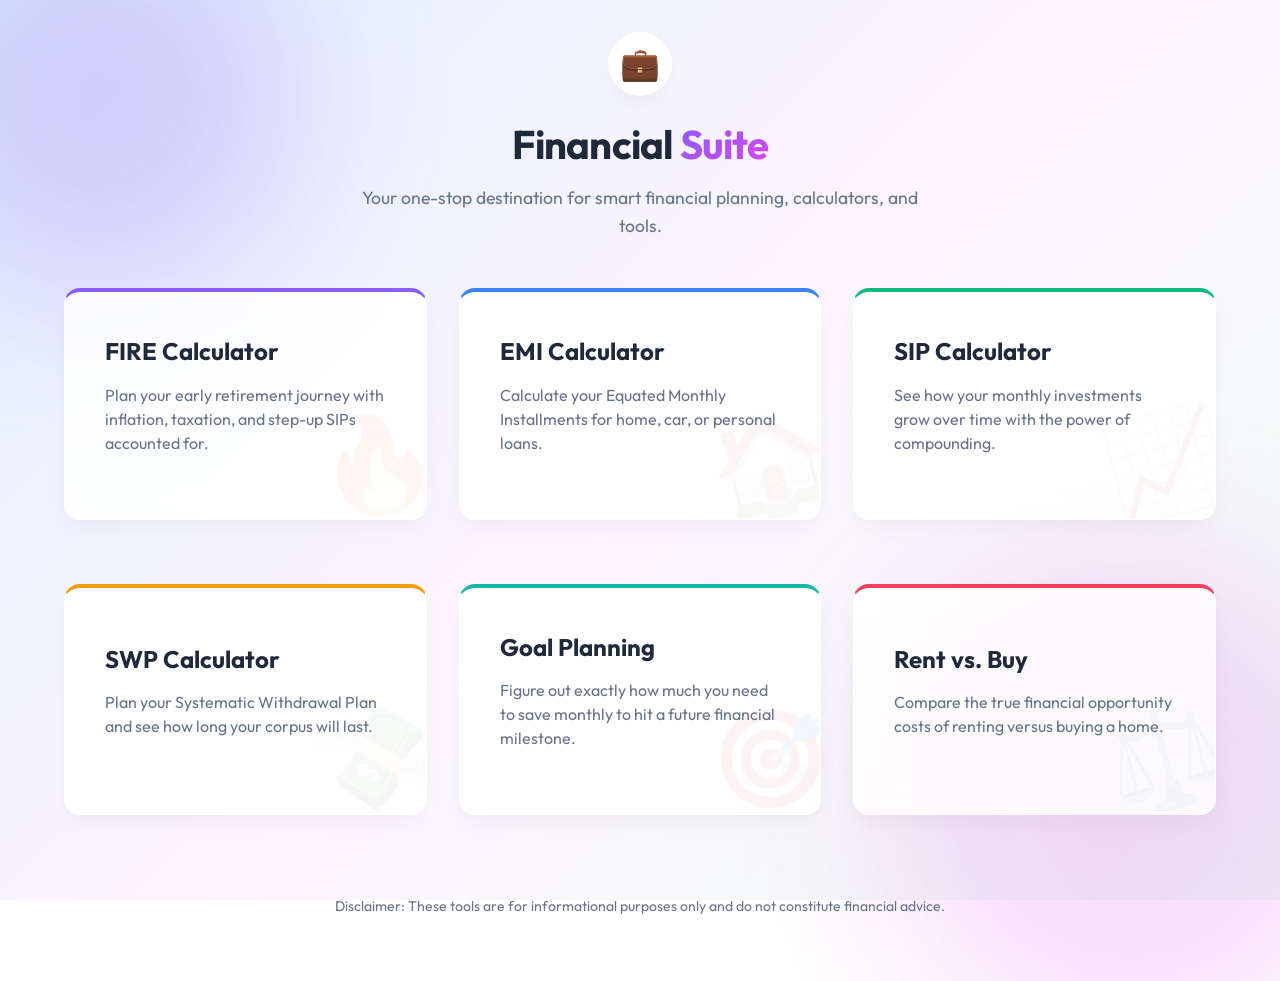
<file: index.html>
<!DOCTYPE html>
<html lang="en">
<head>
    <meta charset="UTF-8">
    <meta name="viewport" content="width=device-width, initial-scale=1.0">
    <title>Financial Planning Suite</title>
    <meta name="description" content="A comprehensive suite of financial calculators including FIRE, EMI, SIP, and SWP.">
    <link rel="preconnect" href="https://fonts.googleapis.com">
    <link rel="preconnect" href="https://fonts.gstatic.com" crossorigin>
    <link href="https://fonts.googleapis.com/css2?family=Outfit:wght@300;400;500;600;700&display=swap" rel="stylesheet">
    <link rel="stylesheet" href="styles.css">
</head>
<body>
    <div class="bg-shape shape-1"></div>
    <div class="bg-shape shape-2"></div>
    
    <main class="container dashboard-container">
        <header class="app-header">
            <div class="icon-wrap">
                <span class="icon">💼</span>
            </div>
            <h1>Financial <span class="highlight">Suite</span></h1>
            <p>Your one-stop destination for smart financial planning, calculators, and tools.</p>
        </header>

        <section class="dashboard-grid">
            <a href="fire.html" class="dashboard-card glass-panel">
                <div class="card-icon-bg">🔥</div>
                <div class="card-content">
                    <h3>FIRE Calculator</h3>
                    <p>Plan your early retirement journey with inflation, taxation, and step-up SIPs accounted for.</p>
                </div>
                <div class="card-arrow">➔</div>
            </a>

            <a href="emi.html" class="dashboard-card glass-panel">
                <div class="card-icon-bg">🏠</div>
                <div class="card-content">
                    <h3>EMI Calculator</h3>
                    <p>Calculate your Equated Monthly Installments for home, car, or personal loans.</p>
                </div>
                <div class="card-arrow">➔</div>
            </a>

            <a href="sip.html" class="dashboard-card glass-panel">
                <div class="card-icon-bg">📈</div>
                <div class="card-content">
                    <h3>SIP Calculator</h3>
                    <p>See how your monthly investments grow over time with the power of compounding.</p>
                </div>
                <div class="card-arrow">➔</div>
            </a>

            <a href="swp.html" class="dashboard-card glass-panel">
                <div class="card-icon-bg">💸</div>
                <div class="card-content">
                    <h3>SWP Calculator</h3>
                    <p>Plan your Systematic Withdrawal Plan and see how long your corpus will last.</p>
                </div>
                <div class="card-arrow">➔</div>
            </a>

            <a href="goal.html" class="dashboard-card glass-panel">
                <div class="card-icon-bg">🎯</div>
                <div class="card-content">
                    <h3>Goal Planning</h3>
                    <p>Figure out exactly how much you need to save monthly to hit a future financial milestone.</p>
                </div>
                <div class="card-arrow">➔</div>
            </a>

            <a href="rent-vs-buy.html" class="dashboard-card glass-panel">
                <div class="card-icon-bg">⚖️</div>
                <div class="card-content">
                    <h3>Rent vs. Buy</h3>
                    <p>Compare the true financial opportunity costs of renting versus buying a home.</p>
                </div>
                <div class="card-arrow">➔</div>
            </a>
        </section>
        
        <footer>
            <p>Disclaimer: These tools are for informational purposes only and do not constitute financial advice.</p>
        </footer>
    </main>
</body>
</html>
</file>
<file: styles.css>
:root {
    /* Light Mode, Vibrant Theme Colors */
    --bg-color: #f0fdf4;
    --bg-gradient: linear-gradient(135deg, #e0f2fe 0%, #fdf4ff 50%, #f0fdf4 100%);
    --card-bg: rgba(255, 255, 255, 0.85);
    --card-border: rgba(255, 255, 255, 0.5);
    
    --primary-text: #1e293b;
    --secondary-text: #64748b;
    --accent-color: #8b5cf6; /* Vibrant Purple */
    --accent-hover: #7c3aed;
    --accent-gradient: linear-gradient(135deg, #8b5cf6 0%, #d946ef 100%);
    
    --input-bg: rgba(255, 255, 255, 0.9);
    --input-border: #cbd5e1;
    --input-focus: #8b5cf6;
    
    --success-bg: #dcfce7;
    --success-text: #166534;
    --warning-bg: #fef9c3;
    --warning-text: #854d0e;
    
    --shadow-soft: 0 10px 25px -5px rgba(0, 0, 0, 0.05), 0 8px 10px -6px rgba(0, 0, 0, 0.01);
    --shadow-hover: 0 20px 25px -5px rgba(0, 0, 0, 0.1), 0 10px 10px -5px rgba(0, 0, 0, 0.04);
    --shadow-inner: inset 0 2px 4px 0 rgba(0, 0, 0, 0.03);
    
    --border-radius: 16px;
    --border-radius-sm: 8px;
    
    --transition: all 0.3s cubic-bezier(0.4, 0, 0.2, 1);
}

* {
    margin: 0;
    padding: 0;
    box-sizing: border-box;
}

body {
    font-family: 'Outfit', sans-serif;
    background: var(--bg-gradient);
    background-attachment: fixed;
    color: var(--primary-text);
    line-height: 1.6;
    min-height: 100vh;
    position: relative;
    overflow-x: hidden;
}

/* Background Shapes for extra vibrancy */
.bg-shape {
    position: fixed;
    border-radius: 50%;
    filter: blur(80px);
    z-index: -1;
    opacity: 0.6;
    animation: float 20s infinite ease-in-out alternate;
}

.shape-1 {
    width: 400px;
    height: 400px;
    background: rgba(139, 92, 246, 0.4);
    top: -100px;
    left: -100px;
}

.shape-2 {
    width: 500px;
    height: 500px;
    background: rgba(217, 70, 239, 0.3);
    bottom: -150px;
    right: -100px;
    animation-delay: -10s;
}

@keyframes float {
    0% { transform: translate(0, 0) scale(1); }
    100% { transform: translate(50px, 50px) scale(1.1); }
}

.container {
    max-width: 900px;
    margin: 0 auto;
    padding: 2rem 1.5rem;
}

/* Typography & Header */
.app-header {
    text-align: center;
    margin-bottom: 3rem;
}

.icon-wrap {
    display: inline-flex;
    justify-content: center;
    align-items: center;
    width: 64px;
    height: 64px;
    background: white;
    border-radius: 50%;
    box-shadow: var(--shadow-soft);
    margin-bottom: 1rem;
}

.icon {
    font-size: 2rem;
}

h1 {
    font-size: 2.5rem;
    font-weight: 700;
    letter-spacing: -0.02em;
    margin-bottom: 0.5rem;
    color: var(--primary-text);
}

.highlight {
    background: var(--accent-gradient);
    -webkit-background-clip: text;
    -webkit-text-fill-color: transparent;
}

.app-header p {
    color: var(--secondary-text);
    font-size: 1.1rem;
    max-width: 600px;
    margin: 0 auto;
}

/* Cards (Glassmorphism) */
.glass-panel {
    background: var(--card-bg);
    backdrop-filter: blur(12px);
    -webkit-backdrop-filter: blur(12px);
    border: 1px solid var(--card-border);
    border-radius: var(--border-radius);
    box-shadow: var(--shadow-soft);
    margin-bottom: 2rem;
    padding: 2rem;
    transition: var(--transition);
}

.glass-panel:hover {
    box-shadow: var(--shadow-hover);
    transform: translateY(-2px);
}

.card-header {
    margin-bottom: 2rem;
    padding-bottom: 1rem;
    border-bottom: 1px solid rgba(0,0,0,0.05);
}

.card-header h2 {
    font-size: 1.5rem;
    font-weight: 600;
    display: flex;
    align-items: center;
    gap: 0.5rem;
}

.icon-small {
    font-size: 1.25rem;
}

/* Inputs Grid */
.inputs-grid {
    display: grid;
    grid-template-columns: repeat(auto-fit, minmax(280px, 1fr));
    gap: 1.5rem;
}

.input-group {
    display: flex;
    flex-direction: column;
    gap: 0.5rem;
}

.full-width {
    grid-column: 1 / -1;
}

label {
    font-weight: 500;
    font-size: 0.95rem;
    color: var(--primary-text);
}

.hint {
    font-size: 0.75rem;
    color: var(--secondary-text);
    font-weight: 400;
}

input[type="number"], select {
    width: 100%;
    padding: 0.875rem 1rem;
    font-family: inherit;
    font-size: 1rem;
    font-weight: 500;
    color: var(--primary-text);
    background: var(--input-bg);
    border: 1px solid var(--input-border);
    border-radius: var(--border-radius-sm);
    box-shadow: var(--shadow-inner);
    transition: var(--transition);
    outline: none;
}

input[type="number"]:focus, select:focus {
    border-color: var(--input-focus);
    box-shadow: 0 0 0 3px rgba(139, 92, 246, 0.2);
}

/* Remove Arrows from Number Inputs */
input[type=number]::-webkit-inner-spin-button, 
input[type=number]::-webkit-outer-spin-button { 
  -webkit-appearance: none; 
  margin: 0; 
}
input[type=number] {
    -moz-appearance: textfield;
}

/* Dynamic Displays */
.dynamic-displays {
    grid-column: 1 / -1;
    display: grid;
    grid-template-columns: repeat(auto-fit, minmax(200px, 1fr));
    gap: 1rem;
    margin: 1rem 0;
}

.display-box {
    background: rgba(0,0,0,0.02);
    border-radius: var(--border-radius-sm);
    padding: 1rem;
    display: flex;
    flex-direction: column;
    gap: 0.25rem;
    border: 1px dashed #cbd5e1;
}

.display-box .label {
    font-size: 0.75rem;
    text-transform: uppercase;
    letter-spacing: 0.05em;
    font-weight: 600;
    color: var(--secondary-text);
}

.display-box .value {
    font-size: 1.125rem;
    font-weight: 700;
    color: var(--primary-text);
}

/* Button */
.btn-calculate {
    grid-column: 1 / -1;
    background: var(--accent-gradient);
    color: white;
    font-family: inherit;
    font-size: 1.125rem;
    font-weight: 600;
    padding: 1rem;
    border: none;
    border-radius: var(--border-radius-sm);
    cursor: pointer;
    transition: var(--transition);
    box-shadow: 0 4px 15px rgba(0, 0, 0, 0.1);
    margin-top: 1rem;
    position: relative;
    overflow: hidden;
}

.btn-calculate::after {
    content: '';
    position: absolute;
    top: 0;
    left: -100%;
    width: 100%;
    height: 100%;
    background: linear-gradient(to right, rgba(255,255,255,0) 0%, rgba(255,255,255,0.3) 50%, rgba(255,255,255,0) 100%);
    transform: skewX(-20deg);
    transition: all 0.7s ease;
}

@keyframes pulseScale {
    0% { transform: scale(1); }
    50% { transform: scale(1.02); box-shadow: 0 8px 25px rgba(0, 0, 0, 0.2); }
    100% { transform: scale(1); }
}

.btn-calculate:hover {
    animation: pulseScale 1.5s infinite;
}

.btn-calculate:hover::after {
    left: 100%;
    transition: all 0.7s ease;
}

.btn-calculate:active {
    transform: translateY(0) scale(0.98);
}

/* Info Panel */
.info-panel {
    grid-column: 1 / -1;
    margin-top: 2rem;
    padding: 1.5rem;
    background: var(--warning-bg);
    border-radius: var(--border-radius-sm);
    color: var(--warning-text);
    font-size: 0.9rem;
}

.info-panel h3 {
    font-size: 1rem;
    margin-bottom: 0.5rem;
}

.info-panel ol {
    padding-left: 1.5rem;
}

.info-panel li {
    margin-bottom: 0.25rem;
}

/* Results Section */
.results-card {
    border-top: 4px solid var(--accent-color);
}

.hidden {
    display: none !important;
}

.results-grid {
    display: grid;
    grid-template-columns: repeat(auto-fit, minmax(300px, 1fr));
    gap: 1.5rem;
}

.result-box {
    padding: 2rem;
    border-radius: var(--border-radius);
    display: flex;
    flex-direction: column;
    align-items: center;
    text-align: center;
    position: relative;
    overflow: hidden;
}

.result-box .icon-bg {
    font-size: 3rem;
    opacity: 0.1;
    position: absolute;
    right: -10px;
    bottom: -10px;
    transform: rotate(-15deg);
}

.primary-result {
    background: var(--accent-gradient);
    color: white;
    box-shadow: 0 10px 25px rgba(139, 92, 246, 0.2);
    animation: popIn 0.5s cubic-bezier(0.16, 1, 0.3, 1) forwards;
    animation-delay: 0.2s;
    opacity: 0;
    transform: scale(0.9);
}

@keyframes popIn {
    0% { transform: scale(0.9); opacity: 0; }
    70% { transform: scale(1.05); opacity: 1; }
    100% { transform: scale(1); opacity: 1; }
}

.secondary-result {
    background: var(--success-bg);
    color: var(--success-text);
    border: 1px solid rgba(22, 101, 52, 0.1);
}

.result-label {
    font-size: 1rem;
    font-weight: 500;
    margin-bottom: 0.5rem;
    z-index: 1;
}

.primary-result .result-label {
    color: rgba(255, 255, 255, 0.9);
}

.result-value {
    font-size: 2.5rem;
    font-weight: 700;
    z-index: 1;
}

/* FAQ */
.faq-list {
    display: flex;
    flex-direction: column;
    gap: 1.5rem;
}

.faq-item {
    padding-bottom: 1.5rem;
    border-bottom: 1px solid rgba(0,0,0,0.05);
}

.faq-item:last-child {
    border-bottom: none;
    padding-bottom: 0;
}

.question {
    font-weight: 600;
    margin-bottom: 0.5rem;
    display: flex;
    align-items: center;
    gap: 0.5rem;
}

.q-icon {
    display: inline-flex;
    justify-content: center;
    align-items: center;
    width: 24px;
    height: 24px;
    background: var(--accent-color);
    color: white;
    border-radius: 50%;
    font-size: 0.75rem;
    font-weight: bold;
}

.answer {
    color: var(--secondary-text);
    padding-left: 2rem;
    font-size: 0.95rem;
}

/* Footer */
footer {
    text-align: center;
    margin-top: 3rem;
    padding-bottom: 2rem;
}

footer p {
    color: var(--secondary-text);
    font-size: 0.875rem;
}

/* Animation for Results */
@keyframes slideDownFade {
    from {
        opacity: 0;
        transform: translateY(-20px);
    }
    to {
        opacity: 1;
        transform: translateY(0);
    }
}

.results-card:not(.hidden) {
    animation: slideDownFade 0.5s cubic-bezier(0.4, 0, 0.2, 1) forwards;
}


/* Advanced Results */
.advanced-results {
    margin-top: 2rem;
    display: flex;
    flex-direction: column;
    gap: 1rem;
}

.premium-details {
    background: rgba(255, 255, 255, 0.5);
    border: 1px solid var(--card-border);
    border-radius: var(--border-radius-sm);
    overflow: hidden;
    transition: var(--transition);
}

.premium-details:hover {
    background: rgba(255, 255, 255, 0.8);
}

.premium-details summary {
    padding: 1rem 1.5rem;
    font-weight: 600;
    cursor: pointer;
    list-style: none;
    display: flex;
    justify-content: space-between;
    align-items: center;
    color: var(--primary-text);
    outline: none;
}

.premium-details summary::-webkit-details-marker {
    display: none;
}

.premium-details summary::after {
    content: '+';
    font-size: 1.25rem;
    color: var(--accent-color);
    transition: transform 0.3s ease;
}

.premium-details[open] summary::after {
    transform: rotate(45deg);
}

.premium-details[open] summary {
    border-bottom: 1px solid rgba(0,0,0,0.05);
}

.chart-container {
    padding: 1.5rem;
    background: white;
    height: 400px;
    width: 100%;
}

.table-container {
    padding: 1.5rem;
    background: white;
    overflow-x: auto;
}

.schedule-table {
    width: 100%;
    border-collapse: collapse;
    font-size: 0.9rem;
    text-align: right;
}

.schedule-table th, .schedule-table td {
    padding: 0.75rem;
    border-bottom: 1px solid #e2e8f0;
}

.schedule-table th {
    background: #f8fafc;
    font-weight: 600;
    color: var(--secondary-text);
    position: sticky;
    top: 0;
}

.schedule-table th:first-child, .schedule-table td:first-child {
    text-align: center;
    font-weight: 600;
}

.schedule-table tbody tr:hover {
    background: #f1f5f9;
}

/* Dashboard & Navigation Styles */
.top-nav {
    margin-bottom: 2rem;
}

.nav-btn {
    display: inline-flex;
    align-items: center;
    padding: 0.75rem 1.25rem;
    background: rgba(255, 255, 255, 0.7);
    backdrop-filter: blur(8px);
    border: 1px solid var(--card-border);
    border-radius: 50px;
    color: var(--primary-text);
    text-decoration: none;
    font-weight: 600;
    font-size: 0.95rem;
    transition: var(--transition);
    box-shadow: 0 4px 6px -1px rgba(0, 0, 0, 0.05);
}

.nav-btn:hover {
    background: white;
    transform: translateY(-2px);
    box-shadow: 0 10px 15px -3px rgba(0, 0, 0, 0.1);
    color: var(--accent-hover);
}

.dashboard-container {
    max-width: 1200px;
}

.dashboard-grid {
    display: grid;
    grid-template-columns: repeat(3, 1fr);
    gap: 2rem;
    margin-bottom: 3rem;
}

@keyframes fadeInUp {
    from { opacity: 0; transform: translateY(30px); }
    to { opacity: 1; transform: translateY(0); }
}

.dashboard-card {
    text-decoration: none;
    color: inherit;
    display: flex;
    flex-direction: column;
    justify-content: center;
    position: relative;
    padding: 2.5rem;
    border-top: 4px solid var(--accent-color);
    overflow: hidden;
    min-height: 220px;
    opacity: 0;
    animation: fadeInUp 0.6s cubic-bezier(0.16, 1, 0.3, 1) forwards;
}

.dashboard-card .card-icon-bg {
    font-size: 6rem;
    position: absolute;
    right: -10px;
    bottom: -20px;
    opacity: 0.05;
    transform: rotate(-15deg);
    transition: var(--transition);
}

.dashboard-card:hover .card-icon-bg {
    transform: rotate(0deg) scale(1.1);
    opacity: 0.1;
}

.card-content h3 {
    font-size: 1.5rem;
    font-weight: 700;
    margin-bottom: 0.75rem;
    color: var(--primary-text);
}

.card-content p {
    color: var(--secondary-text);
    font-size: 1rem;
    line-height: 1.5;
    margin-bottom: 1.5rem;
    z-index: 1;
    position: relative;
}

.card-arrow {
    position: absolute;
    bottom: 2rem;
    right: 2.5rem;
    width: 40px;
    height: 40px;
    background: var(--accent-gradient);
    color: white;
    border-radius: 50%;
    display: flex;
    align-items: center;
    justify-content: center;
    font-size: 1.25rem;
    font-weight: bold;
    opacity: 0;
    transform: translateX(-10px);
    transition: var(--transition);
}

.dashboard-card:hover .card-arrow {
    opacity: 1;
    transform: translateX(0);
}

.dashboard-card:nth-child(1) { animation-delay: 0.1s; }

.dashboard-card:nth-child(2) { border-top-color: #3b82f6; animation-delay: 0.2s; }
.dashboard-card:nth-child(2) .card-arrow { background: linear-gradient(135deg, #3b82f6 0%, #0ea5e9 100%); }

.dashboard-card:nth-child(3) { border-top-color: #10b981; animation-delay: 0.3s; }
.dashboard-card:nth-child(3) .card-arrow { background: linear-gradient(135deg, #10b981 0%, #059669 100%); }

.dashboard-card:nth-child(4) { border-top-color: #f59e0b; animation-delay: 0.4s; }
.dashboard-card:nth-child(4) .card-arrow { background: linear-gradient(135deg, #f59e0b 0%, #d97706 100%); }

.dashboard-card:nth-child(5) { border-top-color: #14b8a6; animation-delay: 0.5s; }
.dashboard-card:nth-child(5) .card-arrow { background: linear-gradient(135deg, #14b8a6 0%, #0d9488 100%); }

.dashboard-card:nth-child(6) { border-top-color: #f43f5e; animation-delay: 0.6s; }
.dashboard-card:nth-child(6) .card-arrow { background: linear-gradient(135deg, #f43f5e 0%, #e11d48 100%); }


/* Responsive - Tablet (max-width: 1024px) */
@media (max-width: 1024px) {
    .container {
        padding: 1.5rem 1rem;
    }
    
    h1 {
        font-size: 2.25rem;
    }

    .glass-panel {
        padding: 1.5rem;
    }
    
    .dashboard-grid {
        grid-template-columns: repeat(2, 1fr);
        gap: 1.5rem;
    }

    .results-grid {
        grid-template-columns: 1fr;
    }
    
    .chart-container {
        height: 300px;
    }
    
    .inputs-grid {
        grid-template-columns: 1fr;
    }
    
    .dynamic-displays {
        grid-template-columns: 1fr;
    }
}

/* Responsive - Mobile (max-width: 640px) */
@media (max-width: 640px) {
    h1 {
        font-size: 1.75rem;
    }

    .app-header {
        margin-bottom: 2rem;
    }
    
    .dashboard-grid {
        grid-template-columns: 1fr;
    }

    .dashboard-card {
        padding: 1.5rem;
        min-height: 180px;
    }

    .dashboard-card .card-icon-bg {
        font-size: 5rem;
        bottom: -10px;
        right: -10px;
    }
    
    .card-arrow {
        bottom: 1.5rem;
        right: 1.5rem;
        width: 32px;
        height: 32px;
        font-size: 1rem;
    }
    
    .result-value {
        font-size: 2rem;
    }
    
    .result-box {
        padding: 1.5rem;
    }

    .btn-calculate {
        font-size: 1rem;
        padding: 0.875rem;
    }
}
</file>
